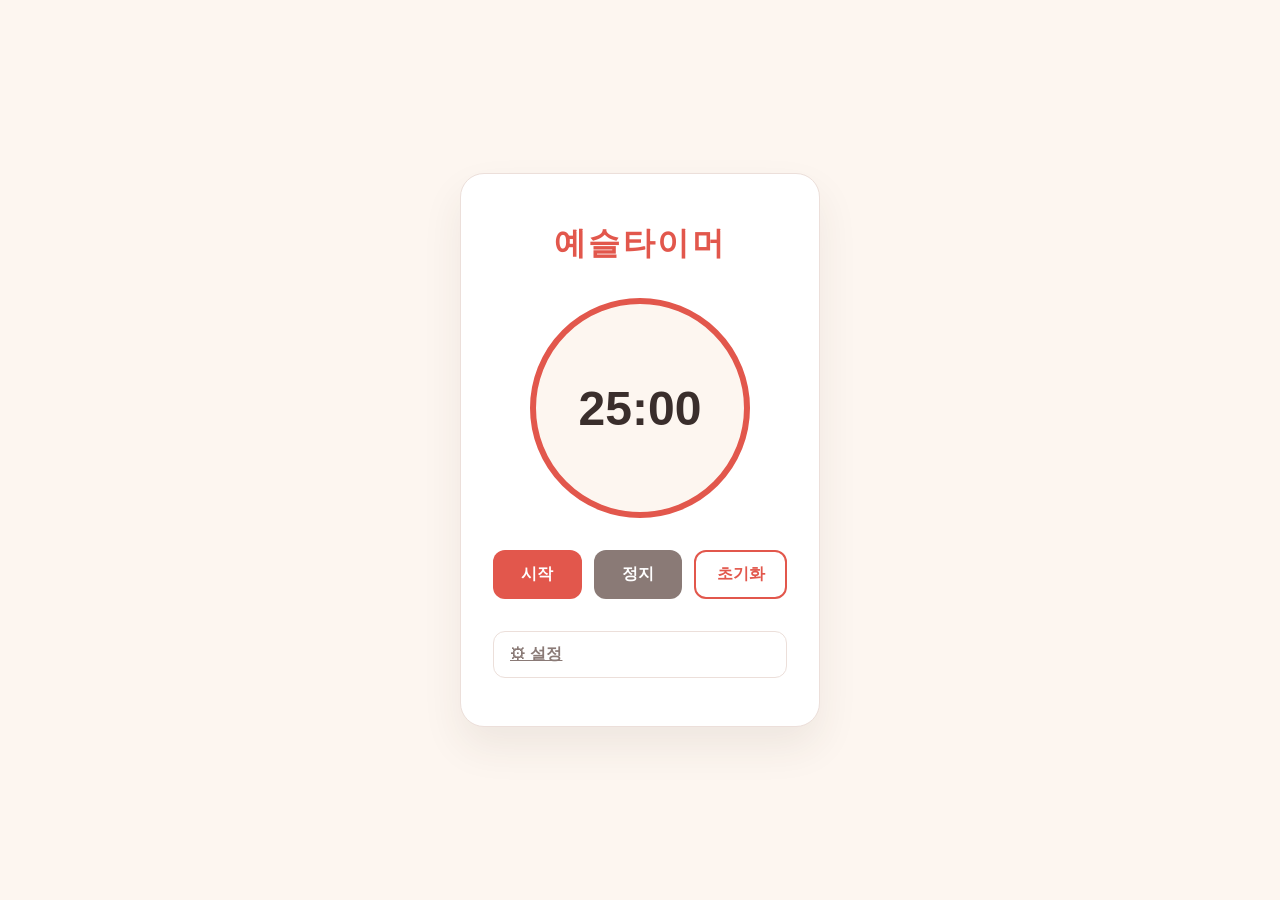
<file: index.html>
<!doctype html>
<html lang="ko">
  <head>
    <meta charset="UTF-8" />
    <meta name="viewport" content="width=device-width, initial-scale=1.0" />
    <title>예슬타이머</title>
    <link rel="stylesheet" href="index.css" />
  </head>
  <body>
    <main class="app">
      <h1 class="title">예슬타이머</h1>

      <section class="timer">
        <span class="time-display" id="time-display">25:00</span>
      </section>

      <div class="controls">
        <button type="button" class="btn btn-start" onclick="startTimer()">
          시작
        </button>
        <button type="button" class="btn btn-stop" onclick="stopTimer()">
          정지
        </button>
        <button type="button" class="btn btn-reset" onclick="resetTimer()">
          초기화
        </button>
      </div>

      <a href="setting.html" class="btn btn-settings" aria-label="설정">
        ⚙ 설정
      </a>
    </main>

    <script src="index.js"></script>
  </body>
</html>
</file>
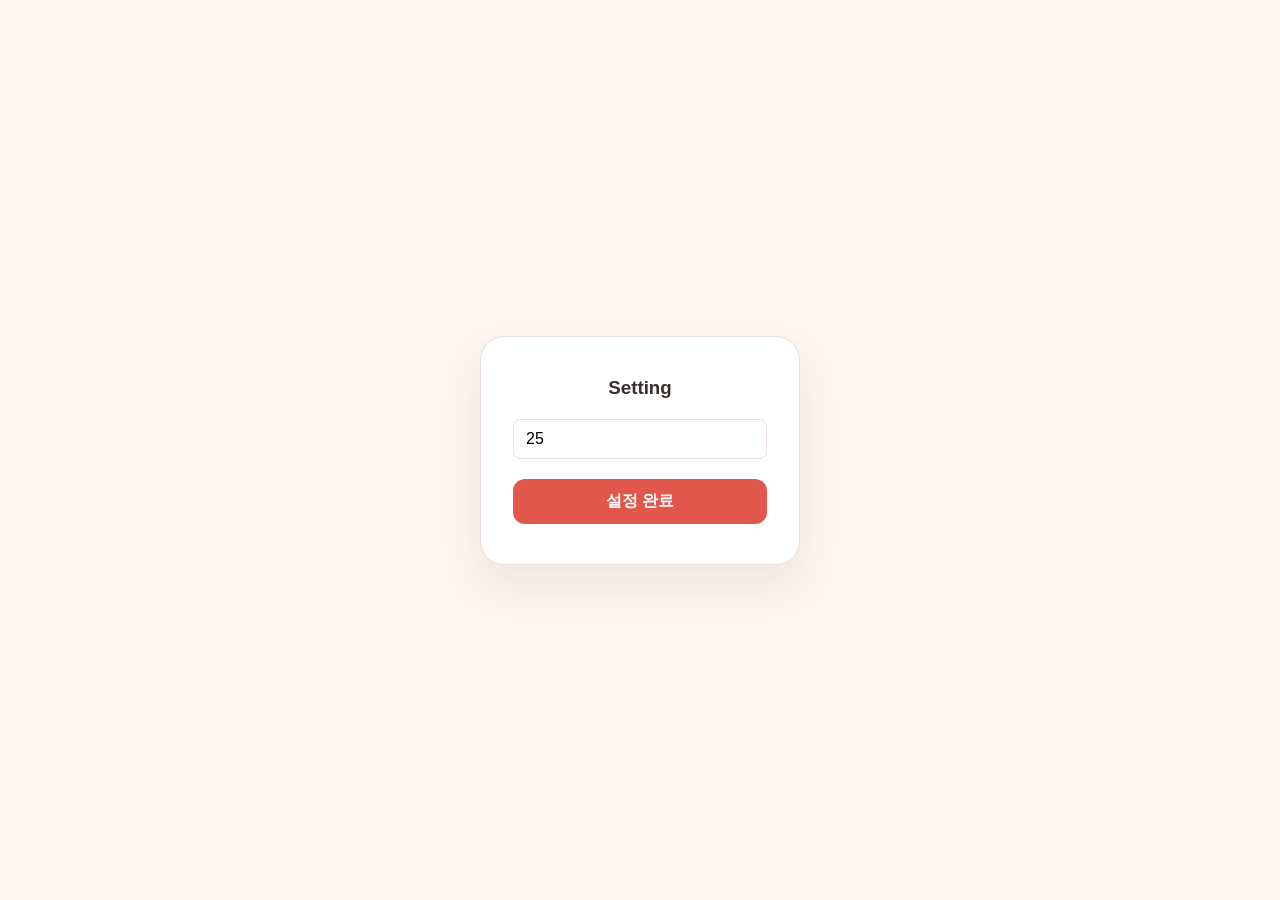
<file: setting.html>
<!doctype html>
<html lang="ko">
  <head>
    <meta charset="UTF-8" />
    <meta name="viewport" content="width=device-width, initial-scale=1.0" />
    <title>Setting</title>
    <link rel="stylesheet" href="setting.css" />
  </head>
  <body>
    <main class="settings">
      <h3>Setting</h3>

      <input type="number" id="timer-minutes" min="1" max="60" oninput="handleInputChange()" />

      <button type="button" class="btn-confirm" id="confirm-btn" onclick="saveSettings()">설정 완료</button>
    </main>

    <script src="setting.js"></script>
  </body>
</html>
</file>
<file: index.css>
:root {
  --color-bg: #fdf6f0;
  --color-primary: #e2574c;
  --color-primary-dark: #c8453b;
  --color-text: #3a2e2c;
  --color-muted: #8a7a76;
  --color-surface: #ffffff;
  --color-border: #ecdfda;
}

* {
  box-sizing: border-box;
}

body {
  margin: 0;
  min-height: 100vh;
  display: flex;
  align-items: center;
  justify-content: center;
  background-color: var(--color-bg);
  color: var(--color-text);
  font-family: "Segoe UI", "Apple SD Gothic Neo", "Malgun Gothic", sans-serif;
}

.app {
  width: 100%;
  max-width: 360px;
  padding: 48px 32px;
  display: flex;
  flex-direction: column;
  align-items: center;
  gap: 32px;
  background-color: var(--color-surface);
  border: 1px solid var(--color-border);
  border-radius: 24px;
  box-shadow: 0 20px 40px rgba(58, 46, 44, 0.08);
}

.title {
  margin: 0;
  font-size: 2rem;
  font-weight: 700;
  letter-spacing: 0.08em;
  text-transform: lowercase;
  color: var(--color-primary);
}

.timer {
  width: 220px;
  height: 220px;
  display: flex;
  align-items: center;
  justify-content: center;
  border-radius: 50%;
  background-color: var(--color-bg);
  border: 6px solid var(--color-primary);
}

.time-display {
  font-size: 3rem;
  font-weight: 600;
  font-variant-numeric: tabular-nums;
}

.controls {
  display: flex;
  gap: 12px;
  width: 100%;
}

.btn {
  cursor: pointer;
  border: none;
  border-radius: 12px;
  padding: 12px 16px;
  font-size: 1rem;
  font-weight: 600;
  transition: transform 0.1s ease, opacity 0.2s ease;
}

.btn:active {
  transform: scale(0.97);
}

.controls .btn {
  flex: 1;
  color: var(--color-surface);
  background-color: var(--color-primary);
}

.controls .btn:hover {
  background-color: var(--color-primary-dark);
}

.btn-stop {
  background-color: var(--color-muted) !important;
}

.btn-stop:hover {
  opacity: 0.85;
}

.btn-reset {
  background-color: transparent !important;
  color: var(--color-primary) !important;
  border: 2px solid var(--color-primary) !important;
}

.btn-reset:hover {
  background-color: var(--color-bg) !important;
}

.btn-settings {
  width: 100%;
  background-color: transparent;
  color: var(--color-muted);
  border: 1px solid var(--color-border);
}

.btn-settings:hover {
  background-color: var(--color-bg);
  color: var(--color-text);
}
</file>
<file: setting.css>
:root {
  --color-bg: #fdf6f0;
  --color-primary: #e2574c;
  --color-text: #3a2e2c;
  --color-border: #ecdfda;
}

* {
  box-sizing: border-box;
}

body {
  margin: 0;
  min-height: 100vh;
  display: flex;
  align-items: center;
  justify-content: center;
  background-color: var(--color-bg);
  color: var(--color-text);
  font-family: "Segoe UI", "Apple SD Gothic Neo", "Malgun Gothic", sans-serif;
}

.settings {
  width: 100%;
  max-width: 320px;
  padding: 40px 32px;
  display: flex;
  flex-direction: column;
  align-items: center;
  gap: 20px;
  background-color: #ffffff;
  border: 1px solid var(--color-border);
  border-radius: 24px;
  box-shadow: 0 20px 40px rgba(58, 46, 44, 0.08);
}

.settings h3 {
  margin: 0;
}

#timer-minutes {
  width: 100%;
  padding: 10px 12px;
  font-size: 1rem;
  border: 1px solid var(--color-border);
  border-radius: 8px;
}

.btn-confirm {
  width: 100%;
  cursor: pointer;
  border: none;
  border-radius: 12px;
  padding: 12px 16px;
  font-size: 1rem;
  font-weight: 600;
  color: #ffffff;
  background-color: var(--color-primary);
}
</file>
